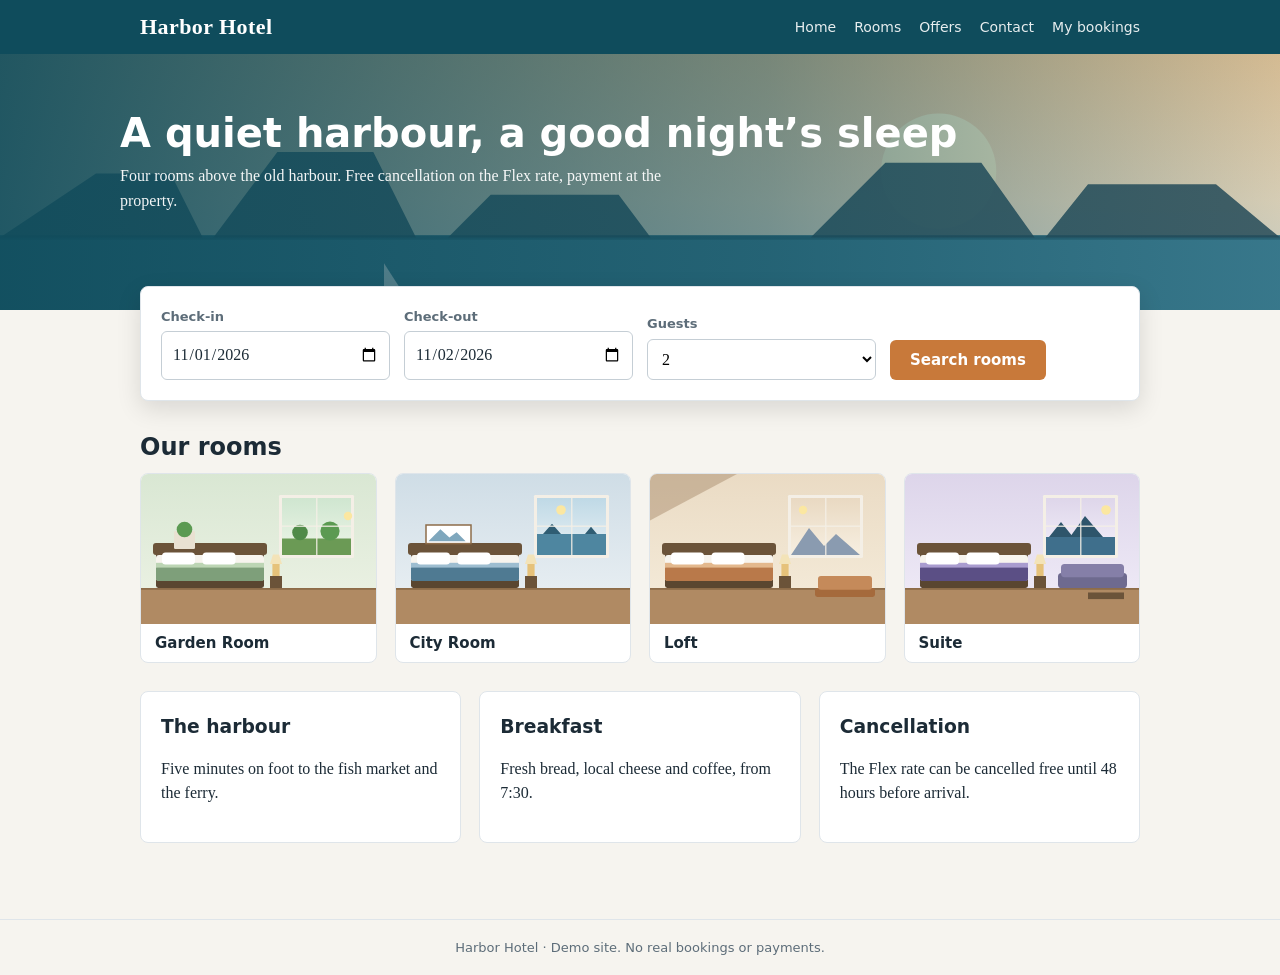
<file: index.html>
<!doctype html><html lang="en"><head><meta charset="utf-8"><meta name="viewport" content="width=device-width,initial-scale=1"><title>Find your stay - Harbor Hotel</title><link rel="stylesheet" href="style.css">
<script src="params.js"></script>
<script src="fs-snippet.js"></script>
<script src="gs-snippet.js"></script></head><body data-page="home"><header class="site"><div class="in"><a class="logo" href="index.html">Harbor Hotel</a><nav><a href="index.html">Home</a><a href="our-rooms.html">Rooms</a><a href="offers.html">Offers</a><a href="contact.html">Contact</a><a href="bookings.html">My bookings</a></nav></div></header>
<section class="hero"><div class="in"><h1>A quiet harbour, a good night&rsquo;s sleep</h1><p>Four rooms above the old harbour. Free cancellation on the Flex rate, payment at the property.</p></div></section>
<main id="content"><form id="search" class="panel search"><div><label for="checkin">Check-in</label><input type="date" id="checkin" name="checkin" value="2026-11-01"></div><div><label for="checkout">Check-out</label><input type="date" id="checkout" name="checkout" value="2026-11-02"></div><div><label for="guests">Guests</label><select id="guests" name="guests"><option>1</option><option selected>2</option><option>3</option><option>4</option></select></div><div><button type="submit">Search rooms</button></div></form>
<h2 class="sec">Our rooms</h2><div class="grid4"><a class="card" href="room.html?id=garden"><img src="room-garden.svg" alt="Garden Room"><span>Garden Room</span></a><a class="card" href="room.html?id=city"><img src="room-city.svg" alt="City Room"><span>City Room</span></a><a class="card" href="room.html?id=loft"><img src="room-loft.svg" alt="Loft"><span>Loft</span></a><a class="card" href="room.html?id=suite"><img src="room-suite.svg" alt="Suite"><span>Suite</span></a></div><div class="grid3"><div class="panel"><h3>The harbour</h3><p>Five minutes on foot to the fish market and the ferry.</p></div><div class="panel"><h3>Breakfast</h3><p>Fresh bread, local cheese and coffee, from 7:30.</p></div><div class="panel"><h3>Cancellation</h3><p>The Flex rate can be cancelled free until 48 hours before arrival.</p></div></div></main>
<footer>Harbor Hotel &middot; Demo site. No real bookings or payments.</footer><script src="app.js"></script></body></html>
</file>
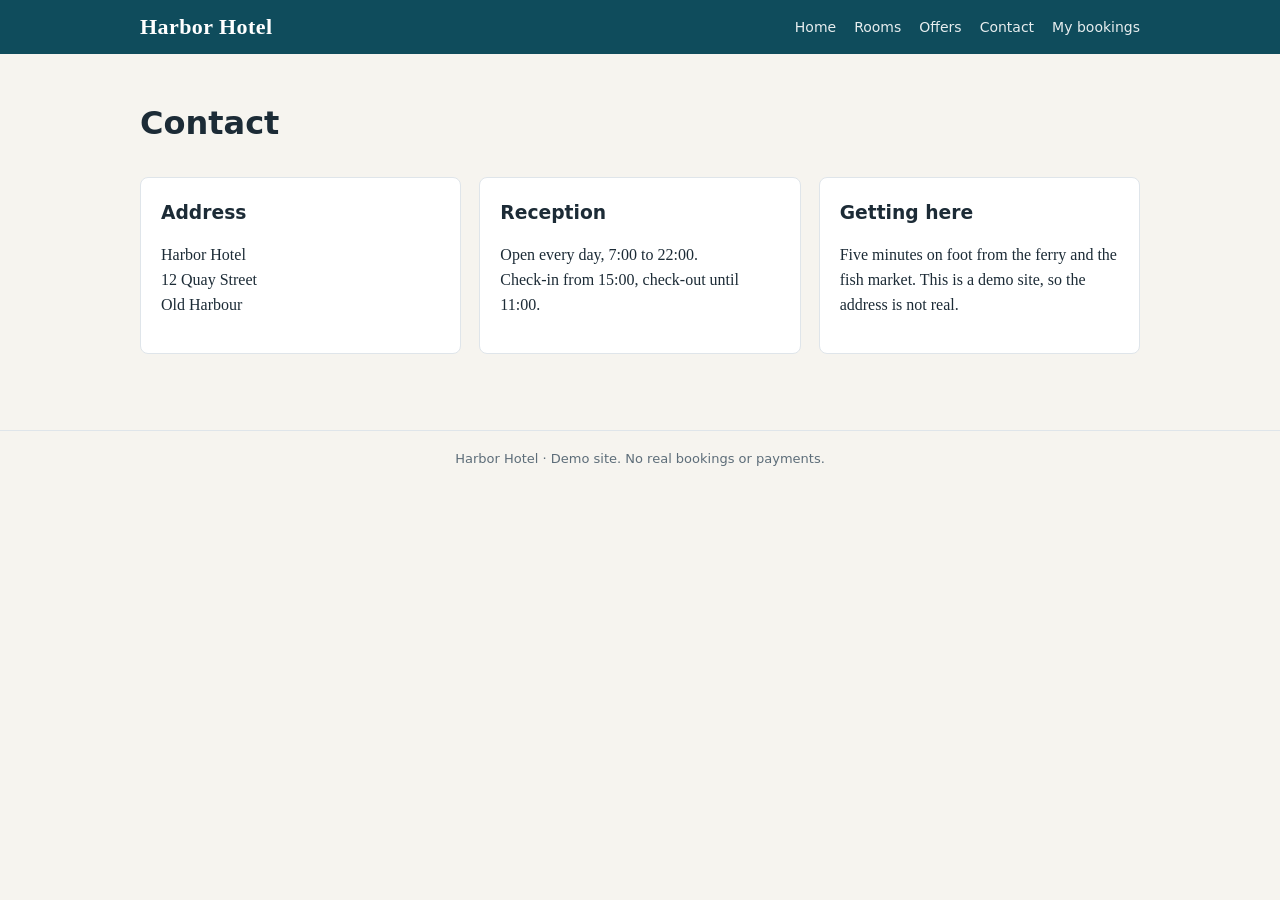
<file: contact.html>
<!doctype html><html lang="en"><head><meta charset="utf-8"><meta name="viewport" content="width=device-width,initial-scale=1"><title>Contact - Harbor Hotel</title><link rel="stylesheet" href="style.css">
<script src="params.js"></script>
<script src="fs-snippet.js"></script>
<script src="gs-snippet.js"></script></head><body data-page="contact"><header class="site"><div class="in"><a class="logo" href="index.html">Harbor Hotel</a><nav><a href="index.html">Home</a><a href="our-rooms.html">Rooms</a><a href="offers.html">Offers</a><a href="contact.html">Contact</a><a href="bookings.html">My bookings</a></nav></div></header>
<main id="content"><h1>Contact</h1><div class="grid3"><div class="panel"><h3>Address</h3><p>Harbor Hotel<br>12 Quay Street<br>Old Harbour</p></div><div class="panel"><h3>Reception</h3><p>Open every day, 7:00 to 22:00.<br>Check-in from 15:00, check-out until 11:00.</p></div><div class="panel"><h3>Getting here</h3><p>Five minutes on foot from the ferry and the fish market. This is a demo site, so the address is not real.</p></div></div></main>
<footer>Harbor Hotel &middot; Demo site. No real bookings or payments.</footer></body></html>
</file>
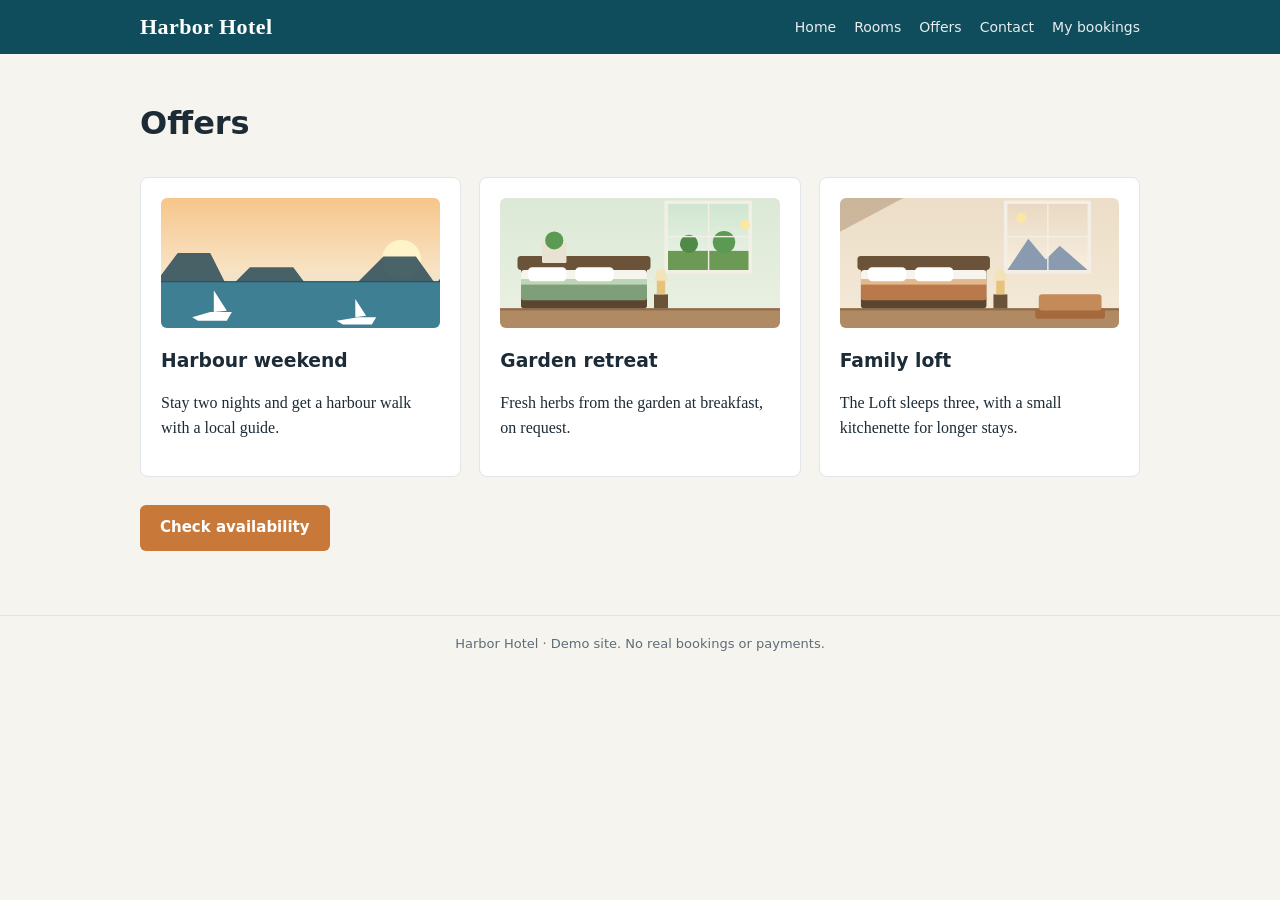
<file: offers.html>
<!doctype html><html lang="en"><head><meta charset="utf-8"><meta name="viewport" content="width=device-width,initial-scale=1"><title>Offers - Harbor Hotel</title><link rel="stylesheet" href="style.css">
<script src="params.js"></script>
<script src="fs-snippet.js"></script>
<script src="gs-snippet.js"></script></head><body data-page="offers"><header class="site"><div class="in"><a class="logo" href="index.html">Harbor Hotel</a><nav><a href="index.html">Home</a><a href="our-rooms.html">Rooms</a><a href="offers.html">Offers</a><a href="contact.html">Contact</a><a href="bookings.html">My bookings</a></nav></div></header>
<main id="content"><h1>Offers</h1><div class="grid3"><div class="panel"><img class="thumb" src="hero.svg" alt="Harbour at sunset"><h3>Harbour weekend</h3><p>Stay two nights and get a harbour walk with a local guide.</p></div><div class="panel"><img class="thumb" src="room-garden.svg" alt="Garden Room"><h3>Garden retreat</h3><p>Fresh herbs from the garden at breakfast, on request.</p></div><div class="panel"><img class="thumb" src="room-loft.svg" alt="Loft"><h3>Family loft</h3><p>The Loft sleeps three, with a small kitchenette for longer stays.</p></div></div><p><a class="btn" href="index.html">Check availability</a></p></main>
<footer>Harbor Hotel &middot; Demo site. No real bookings or payments.</footer></body></html>
</file>
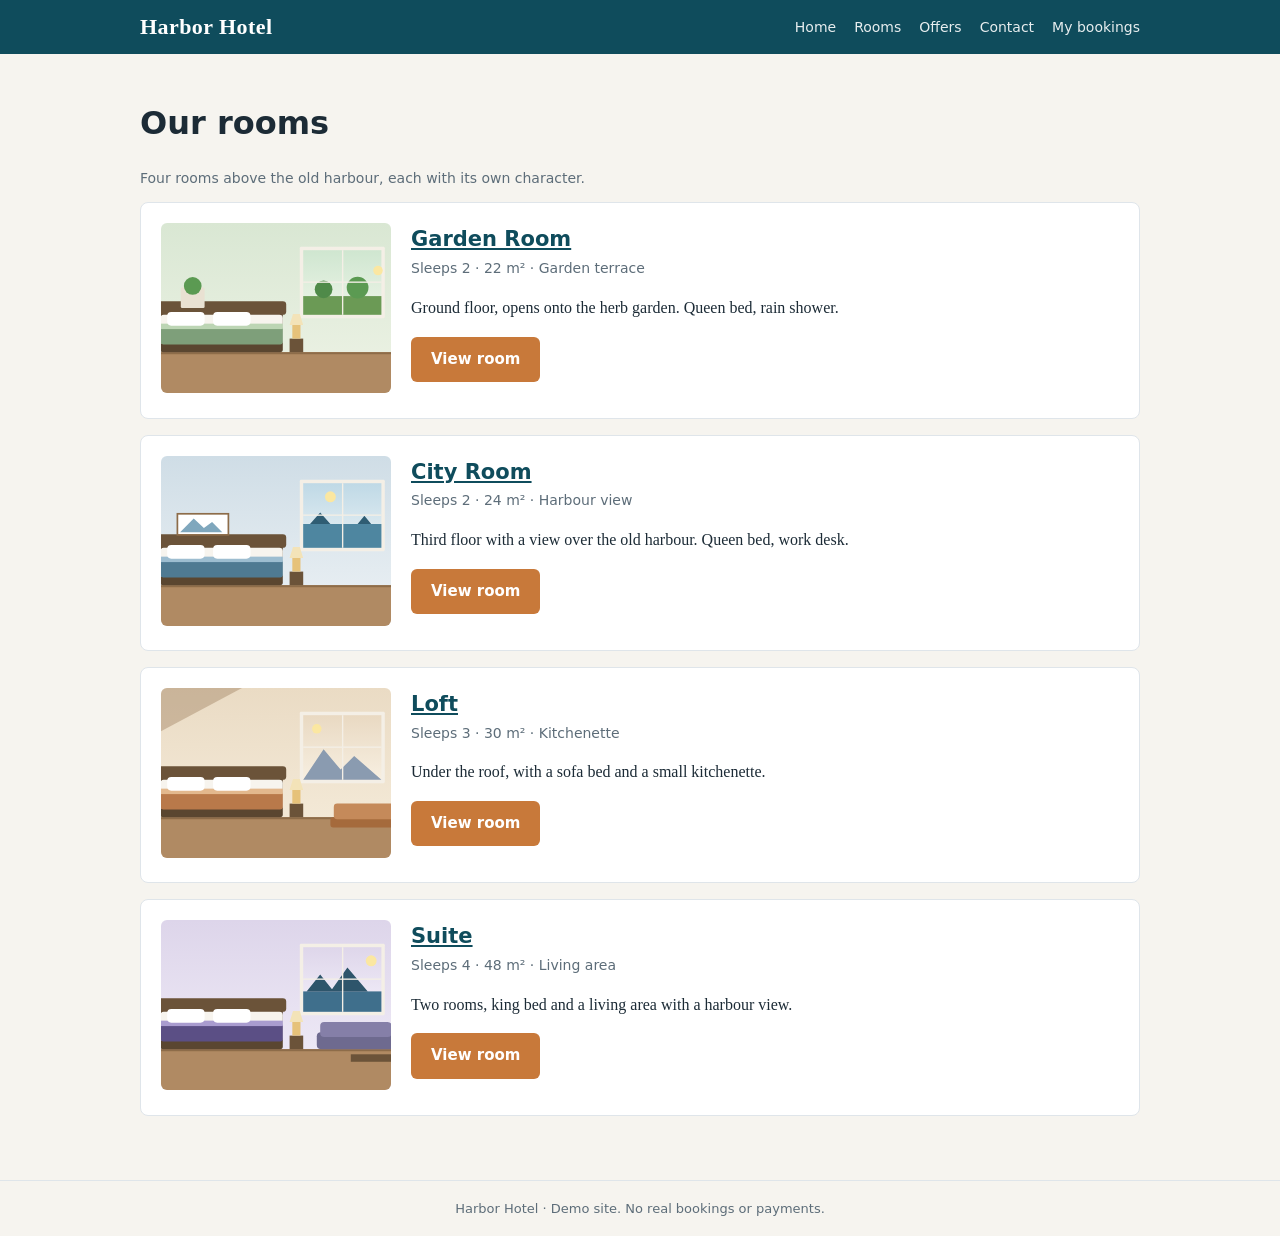
<file: our-rooms.html>
<!doctype html><html lang="en"><head><meta charset="utf-8"><meta name="viewport" content="width=device-width,initial-scale=1"><title>Our rooms - Harbor Hotel</title><link rel="stylesheet" href="style.css">
<script src="params.js"></script>
<script src="fs-snippet.js"></script>
<script src="gs-snippet.js"></script></head><body data-page="our-rooms"><header class="site"><div class="in"><a class="logo" href="index.html">Harbor Hotel</a><nav><a href="index.html">Home</a><a href="our-rooms.html">Rooms</a><a href="offers.html">Offers</a><a href="contact.html">Contact</a><a href="bookings.html">My bookings</a></nav></div></header>
<main id="content"><h1>Our rooms</h1><p class="summary">Four rooms above the old harbour, each with its own character.</p><article class="panel room"><a href="room.html?id=garden"><img class="pic" src="room-garden.svg" alt="Garden Room"></a><div><h2><a href="room.html?id=garden">Garden Room</a></h2><p class="meta">Sleeps 2 &middot; 22 m&sup2; &middot; Garden terrace</p><p>Ground floor, opens onto the herb garden. Queen bed, rain shower.</p><p><a class="btn" href="room.html?id=garden">View room</a></p></div></article><article class="panel room"><a href="room.html?id=city"><img class="pic" src="room-city.svg" alt="City Room"></a><div><h2><a href="room.html?id=city">City Room</a></h2><p class="meta">Sleeps 2 &middot; 24 m&sup2; &middot; Harbour view</p><p>Third floor with a view over the old harbour. Queen bed, work desk.</p><p><a class="btn" href="room.html?id=city">View room</a></p></div></article><article class="panel room"><a href="room.html?id=loft"><img class="pic" src="room-loft.svg" alt="Loft"></a><div><h2><a href="room.html?id=loft">Loft</a></h2><p class="meta">Sleeps 3 &middot; 30 m&sup2; &middot; Kitchenette</p><p>Under the roof, with a sofa bed and a small kitchenette.</p><p><a class="btn" href="room.html?id=loft">View room</a></p></div></article><article class="panel room"><a href="room.html?id=suite"><img class="pic" src="room-suite.svg" alt="Suite"></a><div><h2><a href="room.html?id=suite">Suite</a></h2><p class="meta">Sleeps 4 &middot; 48 m&sup2; &middot; Living area</p><p>Two rooms, king bed and a living area with a harbour view.</p><p><a class="btn" href="room.html?id=suite">View room</a></p></div></article></main>
<footer>Harbor Hotel &middot; Demo site. No real bookings or payments.</footer></body></html>
</file>
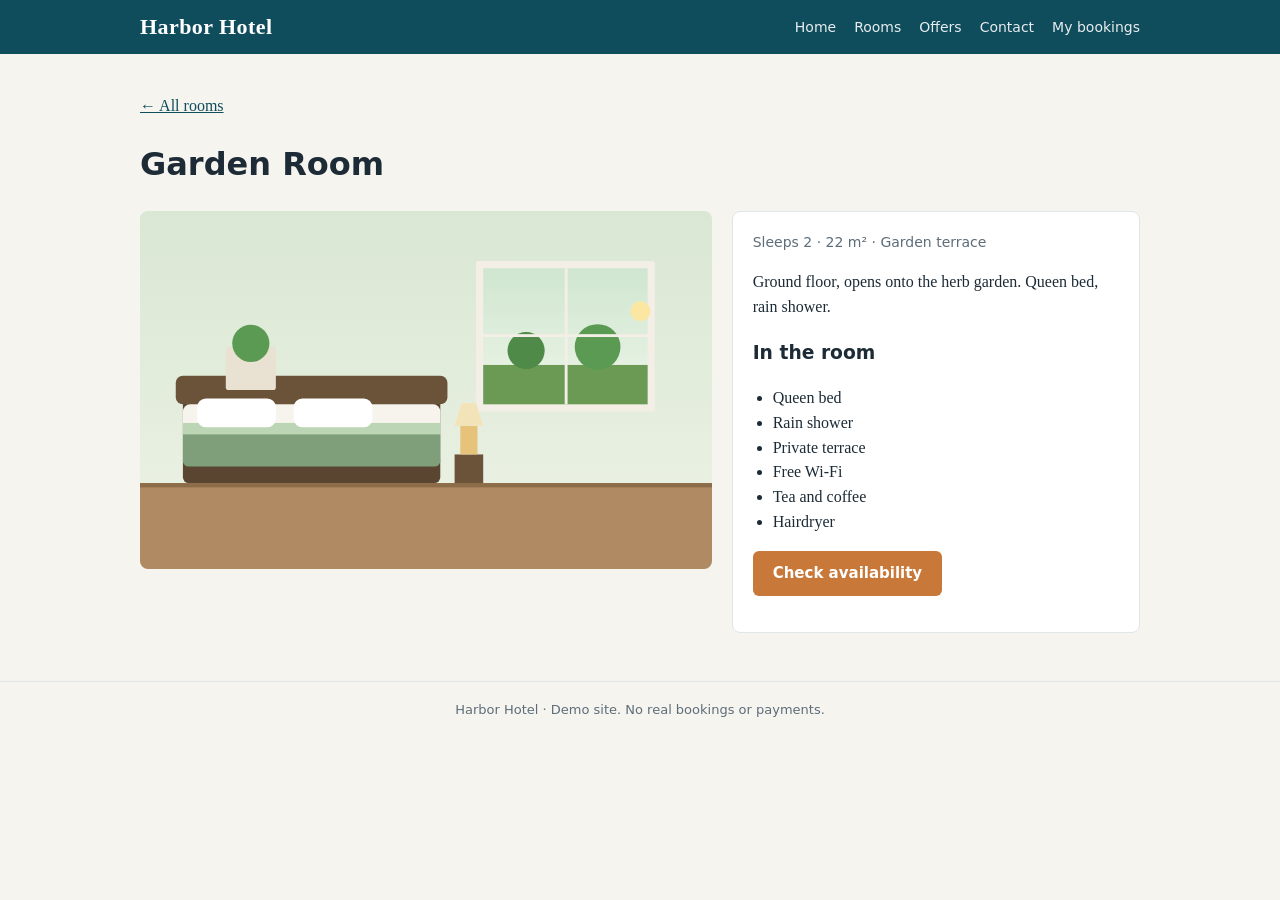
<file: room.html>
<!doctype html><html lang="en"><head><meta charset="utf-8"><meta name="viewport" content="width=device-width,initial-scale=1"><title>Room - Harbor Hotel</title><link rel="stylesheet" href="style.css">
<script src="params.js"></script>
<script src="fs-snippet.js"></script>
<script src="gs-snippet.js"></script></head><body data-page="room"><header class="site"><div class="in"><a class="logo" href="index.html">Harbor Hotel</a><nav><a href="index.html">Home</a><a href="our-rooms.html">Rooms</a><a href="offers.html">Offers</a><a href="contact.html">Contact</a><a href="bookings.html">My bookings</a></nav></div></header>
<main id="content"></main>
<footer>Harbor Hotel &middot; Demo site. No real bookings or payments.</footer>
<script>(function(){var R={"garden": {"n": "Garden Room", "d": "Ground floor, opens onto the herb garden. Queen bed, rain shower.", "m": "Sleeps 2 &middot; 22 m&sup2; &middot; Garden terrace", "a": ["Queen bed", "Rain shower", "Private terrace", "Free Wi-Fi", "Tea and coffee", "Hairdryer"]}, "city": {"n": "City Room", "d": "Third floor with a view over the old harbour. Queen bed, work desk.", "m": "Sleeps 2 &middot; 24 m&sup2; &middot; Harbour view", "a": ["Queen bed", "Work desk", "Harbour view", "Free Wi-Fi", "Tea and coffee", "Bath and shower"]}, "loft": {"n": "Loft", "d": "Under the roof, with a sofa bed and a small kitchenette.", "m": "Sleeps 3 &middot; 30 m&sup2; &middot; Kitchenette", "a": ["Double bed and sofa bed", "Kitchenette", "Skylights", "Free Wi-Fi", "Tea and coffee", "Rain shower"]}, "suite": {"n": "Suite", "d": "Two rooms, king bed and a living area with a harbour view.", "m": "Sleeps 4 &middot; 48 m&sup2; &middot; Living area", "a": ["King bed", "Living area with sofa bed", "Harbour view", "Free Wi-Fi", "Coffee machine", "Bath and shower"]}},id=new URLSearchParams(location.search).get("id"),r=R[id]||R.garden;if(!R[id])id="garden";document.title=r.n+" - Harbor Hotel";
document.getElementById("content").innerHTML='<p><a href="our-rooms.html">&larr; All rooms</a></p><h1>'+r.n+'</h1><div class="detail"><img class="big" src="room-'+id+'.svg" alt="'+r.n+'"><div class="panel"><p class="meta">'+r.m+'</p><p>'+r.d+'</p><h3>In the room</h3><ul>'+r.a.map(function(x){return"<li>"+x+"</li>"}).join("")+'</ul><p><a class="btn" href="index.html">Check availability</a></p></div></div>';})();</script></body></html>
</file>
<file: style.css>
:root{--ink:#1c2b36;--muted:#5d6d79;--line:#dfe5ea;--bg:#f6f4ef;--brand:#0f4c5c;--accent:#c8793a;--card:#fff}
*{box-sizing:border-box}body{margin:0;font:16px/1.55 Georgia,"Times New Roman",serif;color:var(--ink);background:var(--bg)}
h1,h2,h3,nav,button,label,.btn,.meta,.tag{font-family:system-ui,-apple-system,"Segoe UI",sans-serif}
a{color:var(--brand)}header.site{background:var(--brand);color:#fff}header.site .in{max-width:1040px;margin:0 auto;padding:14px 20px;display:flex;justify-content:space-between;align-items:center;gap:16px;flex-wrap:wrap}
header.site a{color:#fff;text-decoration:none}.logo{font:700 22px Georgia,serif;letter-spacing:.02em}nav a{margin-left:18px;font-size:14px;opacity:.9}
.hero{background:linear-gradient(90deg,rgba(15,76,92,.92) 0%,rgba(15,76,92,.55) 60%,rgba(15,76,92,.15) 100%),url(hero.svg) center/cover;color:#fff;padding:56px 20px 72px}.hero .in{max-width:1040px;margin:0 auto}.hero h1{font-size:40px;margin:0 0 8px;line-height:1.15}.hero p{margin:0 0 24px;max-width:560px;opacity:.95}
main{max-width:1040px;margin:0 auto;padding:24px 20px 48px}.panel{background:var(--card);border:1px solid var(--line);border-radius:8px;padding:20px}
.search{margin-top:-48px;position:relative;display:grid;grid-template-columns:repeat(auto-fit,minmax(170px,1fr));gap:14px;align-items:end;box-shadow:0 8px 24px rgba(0,0,0,.12)}
label{display:block;font-size:13px;font-weight:600;color:var(--muted);margin-bottom:4px}input[type=text],input[type=email],select{width:100%;padding:10px;border:1px solid #c5ced5;border-radius:6px;font:inherit;background:#fff}
button,.btn{display:inline-block;padding:11px 20px;background:var(--accent);color:#fff;border:0;border-radius:6px;font-weight:600;font-size:15px;cursor:pointer;text-decoration:none}button.secondary{background:#fff;color:var(--brand);border:1px solid var(--brand)}
.grid3{display:grid;grid-template-columns:repeat(auto-fit,minmax(260px,1fr));gap:18px;margin:28px 0}.grid3 .panel h3{margin:0 0 6px}
.room{display:grid;grid-template-columns:230px 1fr;gap:20px;margin:16px 0}.room .pic{border-radius:6px;min-height:170px}.p1{background:linear-gradient(160deg,#6b8f71,#cfe1c8)}.p2{background:linear-gradient(160deg,#35617a,#a9c7d8)}.p3{background:linear-gradient(160deg,#a56a3c,#ecd2b1)}.p4{background:linear-gradient(160deg,#3b3355,#b8a9d6)}
.room h2{margin:0 0 2px;font-size:21px}.meta{color:var(--muted);font-size:14px;margin:0 0 10px}.rates{display:grid;grid-template-columns:repeat(auto-fit,minmax(220px,1fr));gap:12px}.rate{border:1px solid var(--line);border-radius:6px;padding:12px}.rate h3{margin:0 0 2px;font-size:15px}.rate p{margin:2px 0;font-size:14px}.price{font:700 20px system-ui,sans-serif}
.tag{display:inline-block;font-size:12px;padding:2px 8px;border-radius:10px;background:#e8f1ee;color:#285b4a}.tag.no{background:#f6e8e4;color:#8a3b2a}
.summary{font:14px system-ui,sans-serif;color:var(--muted);margin:0 0 6px}.notice{background:#fff8e6;border:1px solid #ecd9a1;border-radius:6px;padding:10px 14px;font:14px system-ui,sans-serif;margin:12px 0}
fieldset{border:1px solid var(--line);border-radius:6px;margin:16px 0}fieldset label{font-weight:400;color:var(--ink);margin:6px 0}.err{color:#a02020;font:14px system-ui,sans-serif}.total{font:700 22px system-ui,sans-serif}
footer{border-top:1px solid var(--line);color:var(--muted);font:13px system-ui,sans-serif;padding:20px;text-align:center}
@media(max-width:700px){.room{grid-template-columns:1fr}.hero h1{font-size:30px}}

nav a{padding:4px 0;border-bottom:2px solid transparent}nav a:hover{border-bottom-color:#fff}
.room .pic{width:230px;height:170px;object-fit:cover;display:block}.room>a{display:block}
.grid4{display:grid;grid-template-columns:repeat(auto-fit,minmax(220px,1fr));gap:18px;margin:12px 0 8px}.card{display:block;background:var(--card);border:1px solid var(--line);border-radius:8px;overflow:hidden;text-decoration:none;color:var(--ink)}.card img{width:100%;height:150px;object-fit:cover;display:block}.card span{display:block;padding:10px 14px;font:600 15px system-ui,sans-serif}.card:hover{box-shadow:0 6px 18px rgba(0,0,0,.12)}
.sec{font:700 24px system-ui,sans-serif;margin:32px 0 0}.thumb{width:100%;height:130px;object-fit:cover;border-radius:6px;margin-bottom:10px}
.detail{display:grid;grid-template-columns:1.4fr 1fr;gap:20px}.big{width:100%;border-radius:8px;display:block}.detail ul{padding-left:20px}
@media(max-width:700px){.room .pic{width:100%;height:190px}.detail{grid-template-columns:1fr}nav a{margin-left:12px}}
input[type=date]{width:100%;padding:10px;border:1px solid #c5ced5;border-radius:6px;font:inherit;background:#fff;color:var(--ink)}
</file>
